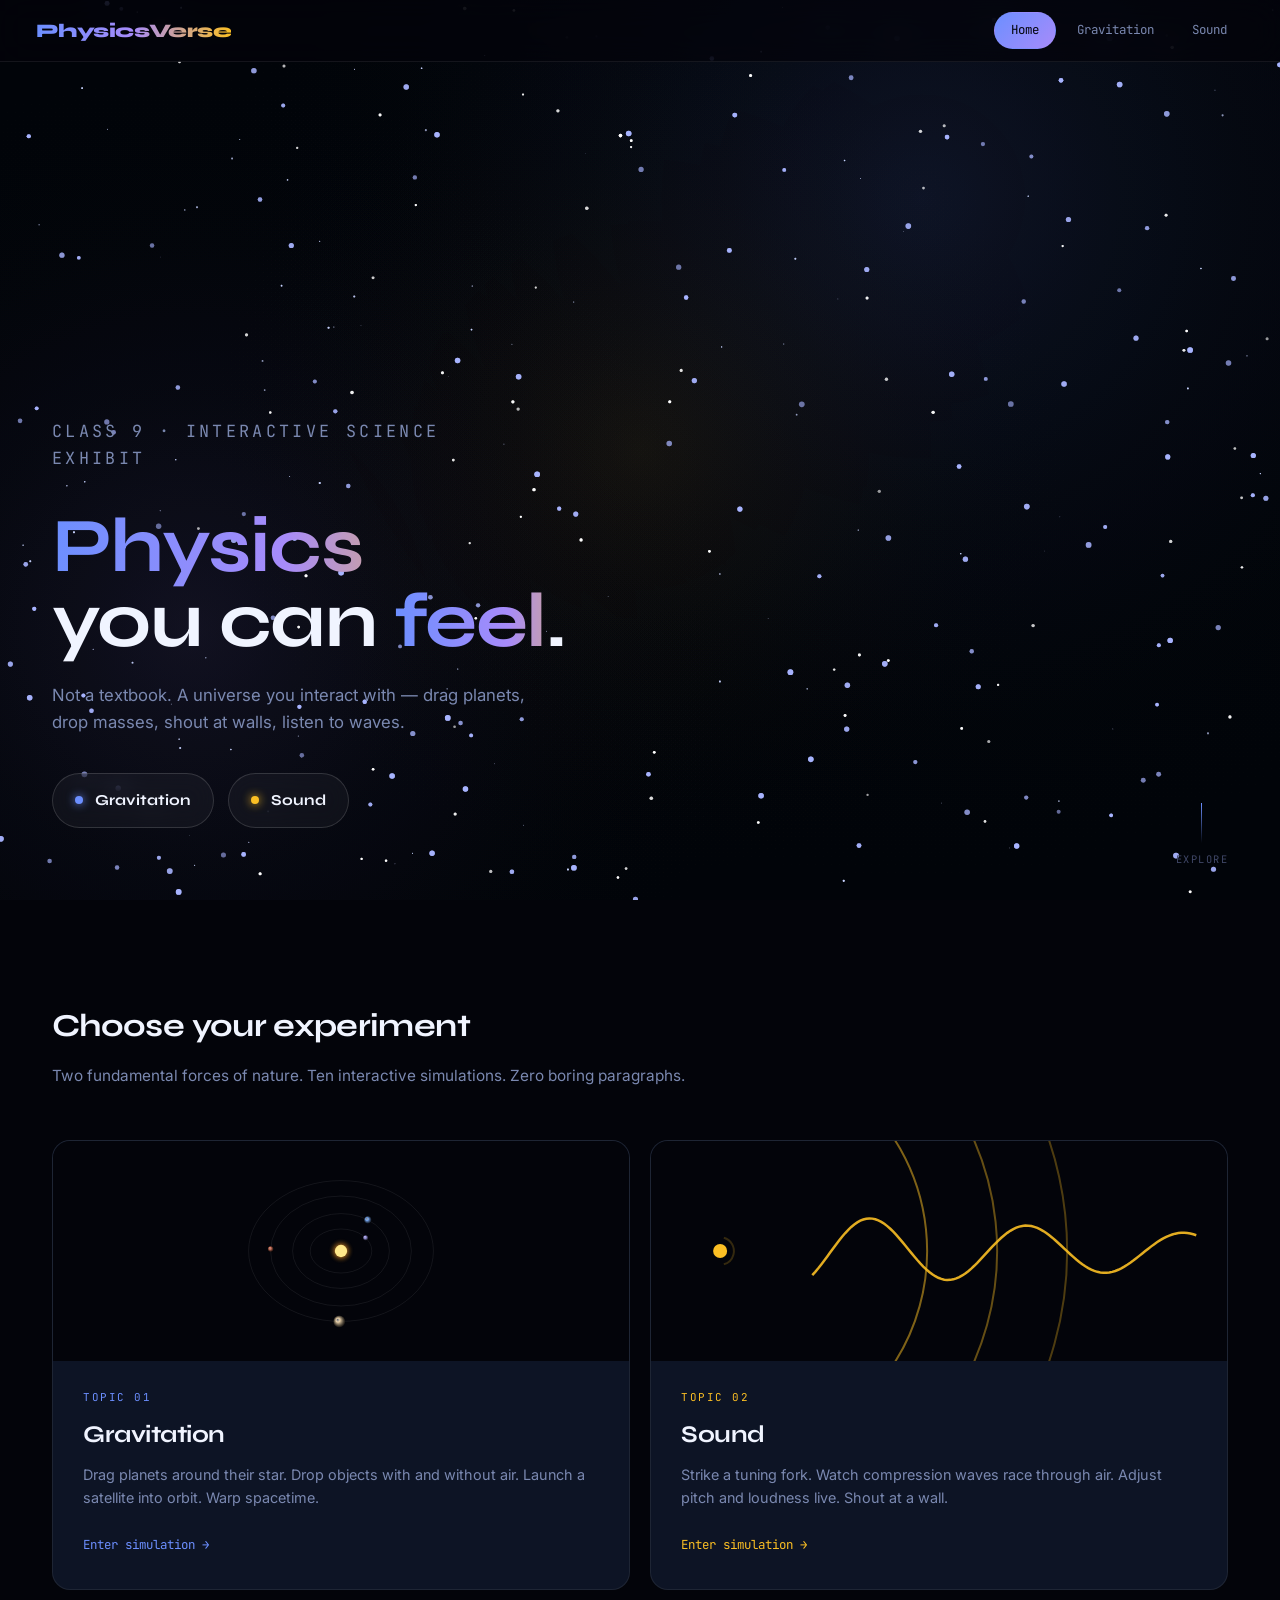
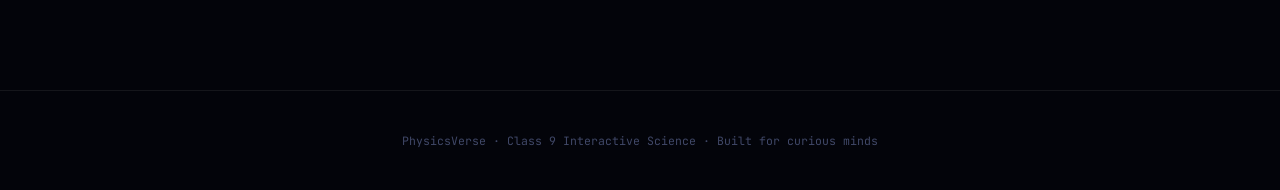
<file: index.html>
<!DOCTYPE html>
<html lang="en">
<head>
<meta charset="UTF-8">
<meta name="viewport" content="width=device-width, initial-scale=1.0">
<title>PhysicsVerse — Class 9 Interactive Science</title>
<link rel="preconnect" href="https://fonts.googleapis.com">
<link href="https://fonts.googleapis.com/css2?family=Syne:wght@700;800&family=Inter:wght@400;500&family=JetBrains+Mono:wght@400;500&display=swap" rel="stylesheet">
<link rel="stylesheet" href="styles.css">
<style>
.scroll-cue {
  position: absolute;
  bottom: 32px;
  right: 52px;
  z-index: 3;
  display: flex;
  flex-direction: column;
  align-items: center;
  gap: 8px;
  font-family: var(--font-mono);
  font-size: 0.65rem;
  letter-spacing: 0.14em;
  text-transform: uppercase;
  color: var(--faint);
}
.scroll-cue .line {
  width: 1px;
  height: 40px;
  background: linear-gradient(to bottom, var(--aurora1), transparent);
  animation: scl 1.8s ease-in-out infinite;
}
@keyframes scl { 0%,100%{opacity:0.3;transform:scaleY(0.6)} 50%{opacity:1;transform:scaleY(1)} }

.explore-section {
  padding: 100px 52px;
}
.explore-section h2 {
  font-size: clamp(1.4rem, 3vw, 2rem);
  margin-bottom: 10px;
}
.explore-section > p {
  color: var(--muted);
  margin-bottom: 52px;
  font-size: 0.96rem;
}
.big-cards {
  display: grid;
  grid-template-columns: 1fr 1fr;
  gap: 20px;
}
@media (max-width: 780px) { .big-cards { grid-template-columns: 1fr; } }

.big-card {
  display: block;
  border-radius: var(--radius);
  border: 1px solid var(--border);
  background: var(--panel);
  overflow: hidden;
  transition: transform .28s cubic-bezier(.2,.8,.2,1), border-color .25s;
  position: relative;
}
.big-card:hover { transform: translateY(-6px); }
.big-card.g:hover { border-color: var(--aurora1); }
.big-card.s:hover { border-color: var(--gold); }

.big-card .preview {
  height: 220px;
  background: var(--void);
  position: relative;
  overflow: hidden;
}
.big-card .preview canvas { width: 100%; height: 100%; position: absolute; inset: 0; }

.big-card .body {
  padding: 28px 30px 32px;
}
.big-card .kicker {
  font-family: var(--font-mono);
  font-size: 0.68rem;
  letter-spacing: 0.14em;
  text-transform: uppercase;
  margin-bottom: 8px;
}
.big-card.g .kicker { color: var(--aurora1); }
.big-card.s .kicker { color: var(--gold); }
.big-card h3 { font-size: 1.5rem; margin-bottom: 8px; }
.big-card p { color: var(--muted); font-size: 0.9rem; margin-bottom: 20px; }
.big-card .arrow-link {
  font-family: var(--font-mono);
  font-size: 0.78rem;
  display: inline-flex;
  align-items: center;
  gap: 8px;
  transition: gap .2s;
}
.big-card.g .arrow-link { color: var(--aurora1); }
.big-card.s .arrow-link { color: var(--gold); }
.big-card:hover .arrow-link { gap: 14px; }
</style>
</head>
<body>

<header class="nav">
  <span class="nav-brand">PhysicsVerse</span>
  <nav class="nav-links">
    <a href="index.html" class="active">Home</a>
    <a href="gravitation.html">Gravitation</a>
    <a href="sound.html">Sound</a>
  </nav>
</header>

<section class="hero">
  <canvas id="hero-bg"></canvas>
  <div class="hero-content">
    <p class="hero-eyebrow">Class 9 · Interactive Science Exhibit</p>
    <h1><span class="gradient">Physics</span><br>you can <span class="gradient">feel</span>.</h1>
    <p>Not a textbook. A universe you interact with — drag planets, drop masses, shout at walls, listen to waves.</p>
    <div class="topic-cards">
      <a href="gravitation.html" class="topic-card g"><span class="dot"></span>Gravitation</a>
      <a href="sound.html" class="topic-card s"><span class="dot"></span>Sound</a>
    </div>
  </div>
  <div class="scroll-cue"><div class="line"></div>Explore</div>
</section>

<section class="explore-section">
  <h2>Choose your experiment</h2>
  <p>Two fundamental forces of nature. Ten interactive simulations. Zero boring paragraphs.</p>
  <div class="big-cards">
    <a href="gravitation.html" class="big-card g">
      <div class="preview"><canvas id="prev-g"></canvas></div>
      <div class="body">
        <p class="kicker">Topic 01</p>
        <h3>Gravitation</h3>
        <p>Drag planets around their star. Drop objects with and without air. Launch a satellite into orbit. Warp spacetime.</p>
        <span class="arrow-link">Enter simulation →</span>
      </div>
    </a>
    <a href="sound.html" class="big-card s">
      <div class="preview"><canvas id="prev-s"></canvas></div>
      <div class="body">
        <p class="kicker">Topic 02</p>
        <h3>Sound</h3>
        <p>Strike a tuning fork. Watch compression waves race through air. Adjust pitch and loudness live. Shout at a wall.</p>
        <span class="arrow-link">Enter simulation →</span>
      </div>
    </a>
  </div>
</section>

<footer>PhysicsVerse · Class 9 Interactive Science · Built for curious minds</footer>

<script>
/* ─── Hero: 3D deep-space starfield with parallax ─── */
(function(){
  const c = document.getElementById('hero-bg');
  const ctx = c.getContext('2d');
  let W,H,stars=[];
  let mx=0,my=0;
  window.addEventListener('mousemove',e=>{mx=(e.clientX/window.innerWidth-.5)*2;my=(e.clientY/window.innerHeight-.5)*2;});
  function init(){
    W=c.width=c.offsetWidth*devicePixelRatio;
    H=c.height=c.offsetHeight*devicePixelRatio;
    stars=[];
    for(let i=0;i<320;i++) stars.push({x:Math.random()*W,y:Math.random()*H,z:Math.random()*3+0.2,t:Math.random()*Math.PI*2,s:Math.random()*.5+.3});
  }
  window.addEventListener('resize',init); init();
  let t=0;
  function draw(){
    t+=.007;
    ctx.fillStyle='rgba(3,4,10,0.25)';
    ctx.fillRect(0,0,W,H);
    // nebula blobs
    [{cx:.72,cy:.22,r:.55,c:'rgba(108,143,255,0.07)'},{cx:.15,cy:.7,r:.45,c:'rgba(167,139,250,0.06)'},{cx:.5,cy:.5,r:.35,c:'rgba(251,191,36,0.04)'}].forEach(n=>{
      const g=ctx.createRadialGradient(W*n.cx,H*n.cy,0,W*n.cx,H*n.cy,W*n.r);
      g.addColorStop(0,n.c); g.addColorStop(1,'transparent');
      ctx.fillStyle=g; ctx.fillRect(0,0,W,H);
    });
    for(const s of stars){
      const px = s.x + mx*s.z*18;
      const py = s.y + my*s.z*18;
      const a = .4+.6*Math.abs(Math.sin(t*s.s+s.t));
      ctx.globalAlpha=a;
      ctx.fillStyle=s.z>2?'#a8b4ff':s.z>1.2?'#ffffff':'#c8d4ff';
      ctx.beginPath(); ctx.arc(px%W,py%H,s.z*.9*devicePixelRatio,0,Math.PI*2); ctx.fill();
    }
    ctx.globalAlpha=1;
    requestAnimationFrame(draw);
  }
  requestAnimationFrame(draw);
})();

/* ─── Preview: Gravity (solar system) ─── */
(function(){
  const c=document.getElementById('prev-g'), ctx=c.getContext('2d');
  function sz(){c.width=c.offsetWidth*devicePixelRatio;c.height=c.offsetHeight*devicePixelRatio;}
  sz(); window.addEventListener('resize',sz);
  const planets=[
    {a:.14,b:.10,period:.4,color:'#b0aaff',r:2.8},
    {a:.22,b:.17,period:.9,color:'#7fb2ff',r:3.8},
    {a:.32,b:.25,period:1.5,color:'#e07a5f',r:3},
    {a:.42,b:.32,period:3,color:'#e8d0a9',r:6,rings:true},
  ];
  let t=0;
  function draw(){
    t+=.011;
    const w=c.width,h=c.height;
    ctx.clearRect(0,0,w,h);
    const cx=w/2,cy=h/2,sc=Math.min(w,h);
    // sun
    const sg=ctx.createRadialGradient(cx,cy,0,cx,cy,sc*.06);
    sg.addColorStop(0,'rgba(255,230,140,1)');sg.addColorStop(.5,'rgba(255,160,40,.4)');sg.addColorStop(1,'transparent');
    ctx.fillStyle=sg;ctx.beginPath();ctx.arc(cx,cy,sc*.06,0,Math.PI*2);ctx.fill();
    ctx.fillStyle='#ffe88a';ctx.beginPath();ctx.arc(cx,cy,sc*.028,0,Math.PI*2);ctx.fill();
    for(const p of planets){
      const rx=p.a*sc,ry=p.b*sc;
      ctx.strokeStyle='rgba(255,255,255,0.07)';ctx.lineWidth=1;
      ctx.beginPath();ctx.ellipse(cx,cy,rx,ry,0,0,Math.PI*2);ctx.stroke();
      const a=t/p.period*Math.PI*2;
      const px=cx+Math.cos(a)*rx,py=cy+Math.sin(a)*ry;
      // 3D sphere shading
      const gr=ctx.createRadialGradient(px-p.r*.3*devicePixelRatio,py-p.r*.3*devicePixelRatio,0,px,py,p.r*devicePixelRatio*1.1);
      gr.addColorStop(0,'rgba(255,255,255,0.4)');gr.addColorStop(.3,p.color);gr.addColorStop(1,'rgba(0,0,0,0.7)');
      ctx.fillStyle=gr;ctx.beginPath();ctx.arc(px,py,p.r*devicePixelRatio,0,Math.PI*2);ctx.fill();
    }
    requestAnimationFrame(draw);
  }
  requestAnimationFrame(draw);
})();

/* ─── Preview: Sound waveform ─── */
(function(){
  const c=document.getElementById('prev-s'),ctx=c.getContext('2d');
  function sz(){c.width=c.offsetWidth*devicePixelRatio;c.height=c.offsetHeight*devicePixelRatio;}
  sz(); window.addEventListener('resize',sz);
  let t=0;
  function draw(){
    t+=.06;
    const w=c.width,h=c.height,cy=h/2;
    ctx.clearRect(0,0,w,h);
    // concentric rings
    for(let i=0;i<4;i++){
      const r=(t*50+i*70)%(w*.7);
      ctx.strokeStyle=`rgba(251,191,36,${.5-i*.1})`;
      ctx.lineWidth=2*devicePixelRatio;
      ctx.beginPath();ctx.arc(w*.12,cy,r,-1.3,1.3);ctx.stroke();
    }
    ctx.fillStyle='#fbbf24';ctx.beginPath();ctx.arc(w*.12,cy,7*devicePixelRatio,0,Math.PI*2);ctx.fill();
    // wave
    ctx.strokeStyle='rgba(251,191,36,0.9)';ctx.lineWidth=2.5*devicePixelRatio;
    ctx.beginPath();
    for(let x=w*.28;x<w*.95;x+=3){
      const prog=(x-w*.28)/(w*.67);
      const amp=h*.16*(1-prog*.5);
      const y=cy+Math.sin(x*.04-t*2.5)*amp;
      x===w*.28?ctx.moveTo(x,y):ctx.lineTo(x,y);
    }
    ctx.stroke();
    requestAnimationFrame(draw);
  }
  requestAnimationFrame(draw);
})();
</script>
</body>
</html>
</file>
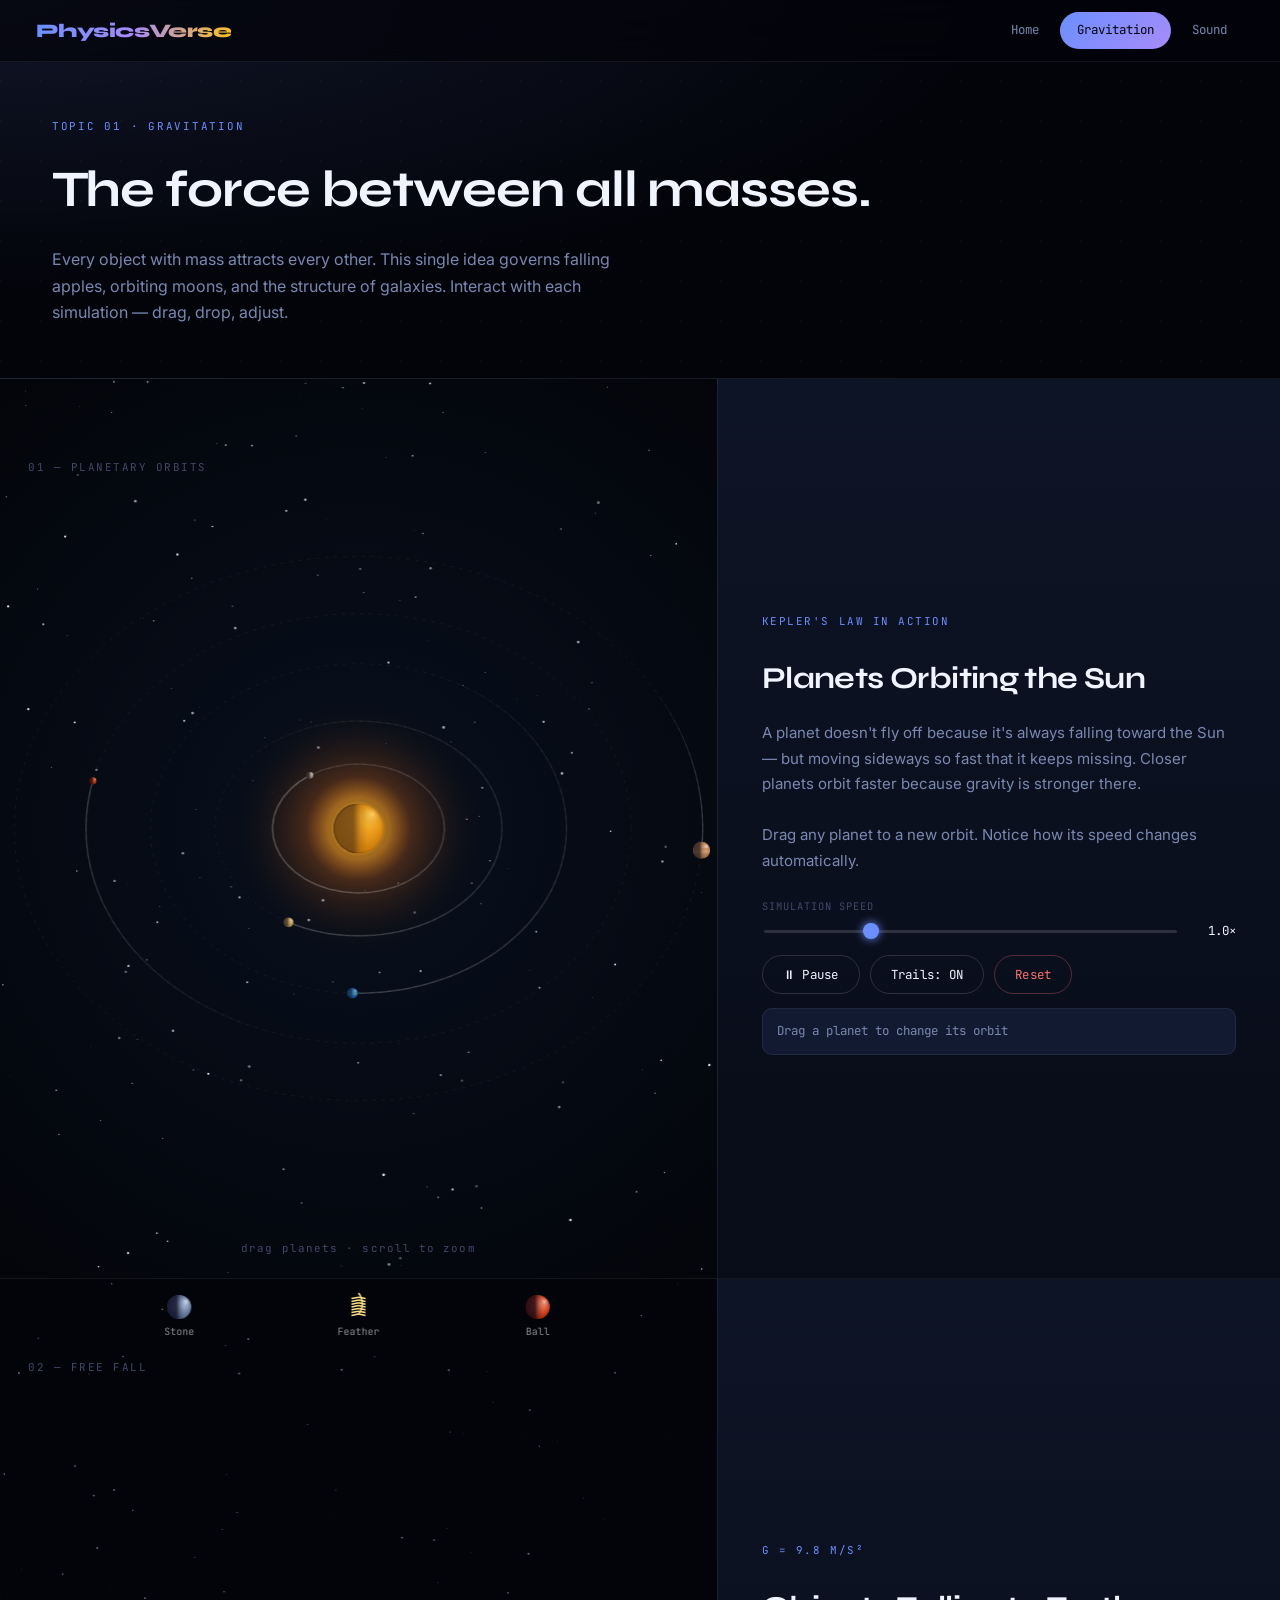
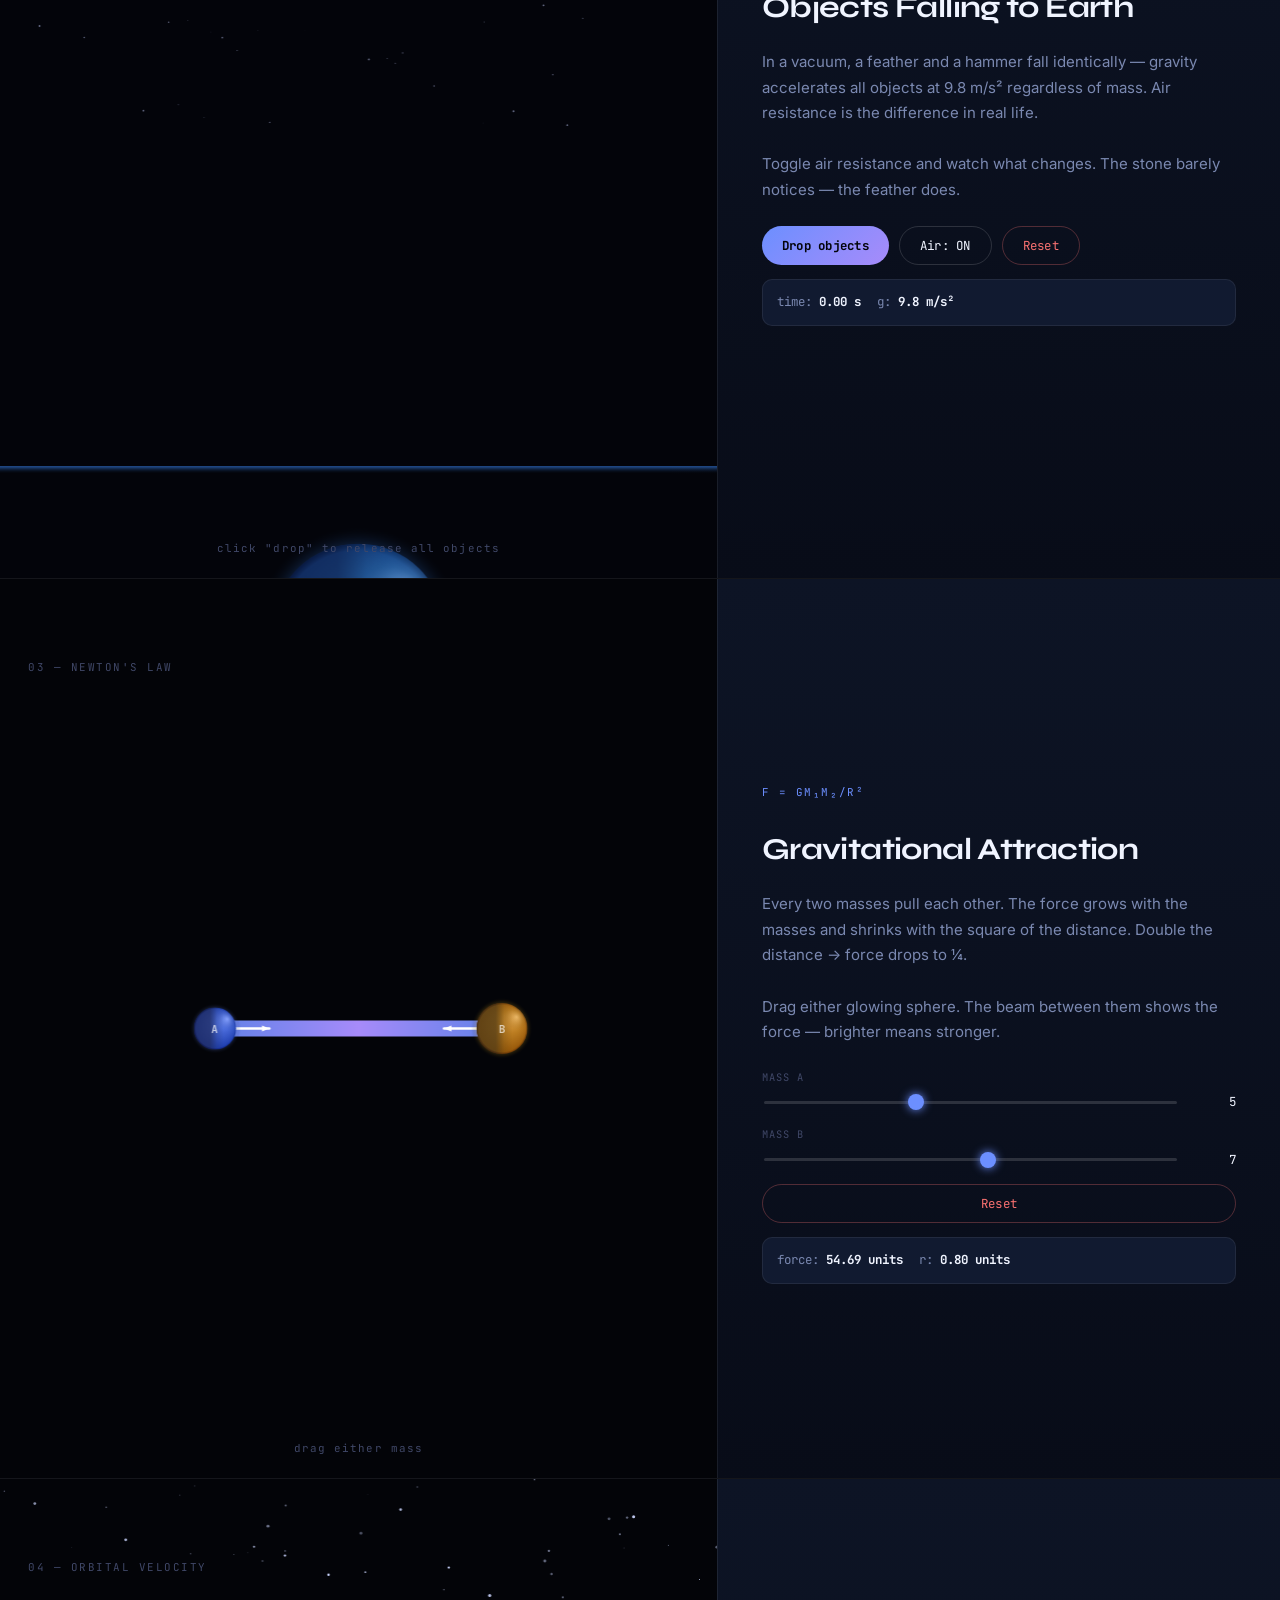
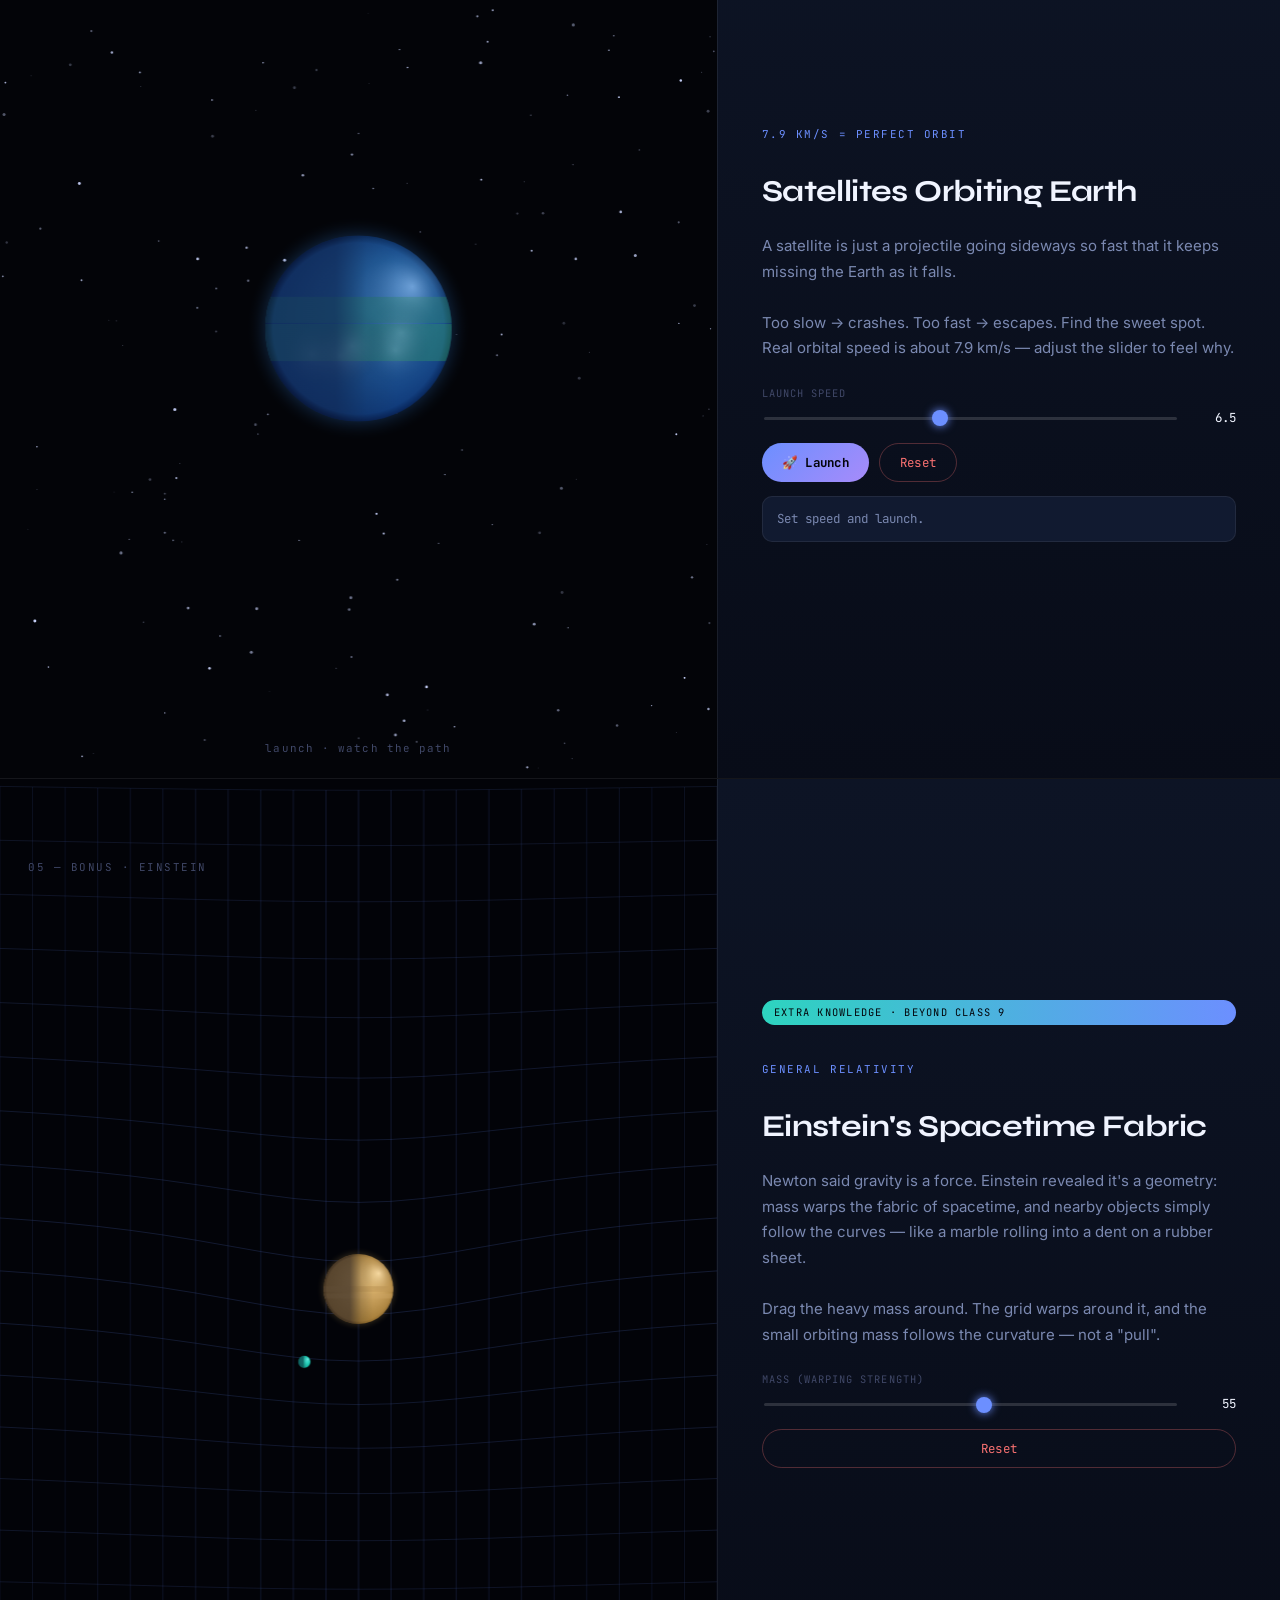
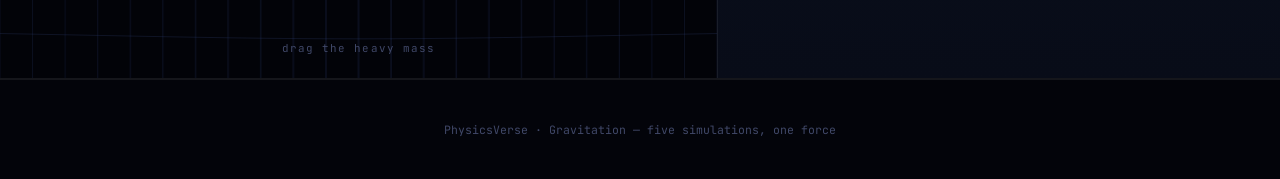
<file: gravitation.html>
<!DOCTYPE html>
<html lang="en">
<head>
<meta charset="UTF-8">
<meta name="viewport" content="width=device-width, initial-scale=1.0">
<title>Gravitation · PhysicsVerse</title>
<link rel="preconnect" href="https://fonts.googleapis.com">
<link href="https://fonts.googleapis.com/css2?family=Syne:wght@700;800&family=Inter:wght@400;500&family=JetBrains+Mono:wght@400;500&display=swap" rel="stylesheet">
<link rel="stylesheet" href="styles.css">
<style>
.topic-hero .eyebrow { color: var(--aurora1); }
.sim-panel .eyebrow { color: var(--aurora1); }
.btn-primary { background: linear-gradient(135deg, var(--aurora1), var(--aurora2)); }
</style>
</head>
<body>

<header class="nav">
  <span class="nav-brand">PhysicsVerse</span>
  <nav class="nav-links">
    <a href="index.html">Home</a>
    <a href="gravitation.html" class="active">Gravitation</a>
    <a href="sound.html">Sound</a>
  </nav>
</header>

<div class="topic-hero">
  <p class="eyebrow">Topic 01 · Gravitation</p>
  <h1>The force between all masses.</h1>
  <p>Every object with mass attracts every other. This single idea governs falling apples, orbiting moons, and the structure of galaxies. Interact with each simulation — drag, drop, adjust.</p>
</div>

<!-- ══ SIM 1: Solar System Orbits ══ -->
<section class="sim-section">
  <span class="sim-label">01 — Planetary Orbits</span>
  <div class="sim-split">
    <div class="sim-stage" id="stage-orbit">
      <canvas id="c-orbit"></canvas>
      <div class="stage-hint">drag planets · scroll to zoom</div>
    </div>
    <div class="sim-panel">
      <p class="eyebrow">Kepler's Law in action</p>
      <h2>Planets Orbiting the Sun</h2>
      <p class="desc">A planet doesn't fly off because it's always falling toward the Sun — but moving sideways so fast that it keeps missing. Closer planets orbit faster because gravity is stronger there. <br><br>Drag any planet to a new orbit. Notice how its speed changes automatically.</p>
      <div class="controls">
        <div>
          <span class="ctrl-label">Simulation speed</span>
          <div class="ctrl-row">
            <input type="range" id="orbit-spd" min="0" max="4" step="0.1" value="1">
            <span class="ctrl-val" id="orbit-spd-v">1.0×</span>
          </div>
        </div>
        <div class="btn-row">
          <button class="btn" id="orbit-pause">⏸ Pause</button>
          <button class="btn" id="orbit-trails">Trails: ON</button>
          <button class="btn" id="orbit-reset">Reset</button>
        </div>
        <div class="readout" id="orbit-readout">
          <span>Drag a planet to change its orbit</span>
        </div>
      </div>
    </div>
  </div>
</section>

<!-- ══ SIM 2: Free Fall ══ -->
<section class="sim-section">
  <span class="sim-label">02 — Free Fall</span>
  <div class="sim-split">
    <div class="sim-stage" id="stage-fall">
      <canvas id="c-fall"></canvas>
      <div class="stage-hint">click "drop" to release all objects</div>
    </div>
    <div class="sim-panel">
      <p class="eyebrow">g = 9.8 m/s²</p>
      <h2>Objects Falling to Earth</h2>
      <p class="desc">In a vacuum, a feather and a hammer fall identically — gravity accelerates all objects at 9.8 m/s² regardless of mass. Air resistance is the difference in real life.<br><br>Toggle air resistance and watch what changes. The stone barely notices — the feather does.</p>
      <div class="controls">
        <div class="btn-row">
          <button class="btn btn-primary" id="fall-drop">Drop objects</button>
          <button class="btn" id="fall-air">Air: ON</button>
          <button class="btn" id="fall-reset">Reset</button>
        </div>
        <div class="readout" id="fall-readout">
          <span>time: <b id="fall-t">0.00 s</b></span>
          <span>g: <b>9.8 m/s²</b></span>
        </div>
      </div>
    </div>
  </div>
</section>

<!-- ══ SIM 3: Two Masses ══ -->
<section class="sim-section">
  <span class="sim-label">03 — Newton's Law</span>
  <div class="sim-split">
    <div class="sim-stage" id="stage-masses">
      <canvas id="c-masses"></canvas>
      <div class="stage-hint">drag either mass</div>
    </div>
    <div class="sim-panel">
      <p class="eyebrow">F = Gm₁m₂/r²</p>
      <h2>Gravitational Attraction</h2>
      <p class="desc">Every two masses pull each other. The force grows with the masses and shrinks with the square of the distance. Double the distance → force drops to ¼.<br><br>Drag either glowing sphere. The beam between them shows the force — brighter means stronger.</p>
      <div class="controls">
        <div>
          <span class="ctrl-label">Mass A</span>
          <div class="ctrl-row">
            <input type="range" id="mA" min="1" max="12" step=".5" value="5">
            <span class="ctrl-val" id="mA-v">5</span>
          </div>
        </div>
        <div>
          <span class="ctrl-label">Mass B</span>
          <div class="ctrl-row">
            <input type="range" id="mB" min="1" max="12" step=".5" value="7">
            <span class="ctrl-val" id="mB-v">7</span>
          </div>
        </div>
        <button class="btn" id="masses-reset">Reset</button>
        <div class="readout" id="masses-readout">
          <span>force: <b id="m-force">—</b></span>
          <span>r: <b id="m-dist">—</b></span>
        </div>
      </div>
    </div>
  </div>
</section>

<!-- ══ SIM 4: Satellite ══ -->
<section class="sim-section">
  <span class="sim-label">04 — Orbital Velocity</span>
  <div class="sim-split">
    <div class="sim-stage" id="stage-sat">
      <canvas id="c-sat"></canvas>
      <div class="stage-hint">launch · watch the path</div>
    </div>
    <div class="sim-panel">
      <p class="eyebrow">7.9 km/s = perfect orbit</p>
      <h2>Satellites Orbiting Earth</h2>
      <p class="desc">A satellite is just a projectile going sideways so fast that it keeps missing the Earth as it falls.<br><br>Too slow → crashes. Too fast → escapes. Find the sweet spot. Real orbital speed is about 7.9 km/s — adjust the slider to feel why.</p>
      <div class="controls">
        <div>
          <span class="ctrl-label">Launch speed</span>
          <div class="ctrl-row">
            <input type="range" id="sat-spd" min="1" max="14" step=".1" value="6.5">
            <span class="ctrl-val" id="sat-spd-v">6.5</span>
          </div>
        </div>
        <div class="btn-row">
          <button class="btn btn-primary" id="sat-launch">🚀 Launch</button>
          <button class="btn" id="sat-reset">Reset</button>
        </div>
        <div class="readout"><span id="sat-status">Set speed and launch.</span></div>
      </div>
    </div>
  </div>
</section>

<!-- ══ SIM 5: Spacetime Fabric (BONUS) ══ -->
<section class="sim-section">
  <span class="sim-label">05 — Bonus · Einstein</span>
  <div class="sim-split">
    <div class="sim-stage" id="stage-fabric">
      <canvas id="c-fabric"></canvas>
      <div class="stage-hint">drag the heavy mass</div>
    </div>
    <div class="sim-panel">
      <span class="bonus-badge">Extra Knowledge · Beyond Class 9</span>
      <p class="eyebrow" style="margin-top:12px">General Relativity</p>
      <h2>Einstein's Spacetime Fabric</h2>
      <p class="desc">Newton said gravity is a force. Einstein revealed it's a geometry: mass warps the fabric of spacetime, and nearby objects simply follow the curves — like a marble rolling into a dent on a rubber sheet.<br><br>Drag the heavy mass around. The grid warps around it, and the small orbiting mass follows the curvature — not a "pull".</p>
      <div class="controls">
        <div>
          <span class="ctrl-label">Mass (warping strength)</span>
          <div class="ctrl-row">
            <input type="range" id="fab-mass" min="15" max="90" step="1" value="55">
            <span class="ctrl-val" id="fab-mass-v">55</span>
          </div>
        </div>
        <button class="btn" id="fab-reset">Reset</button>
      </div>
    </div>
  </div>
</section>

<footer>PhysicsVerse · Gravitation — five simulations, one force</footer>

<script src="gravitation.js"></script>
</body>
</html>
</file>
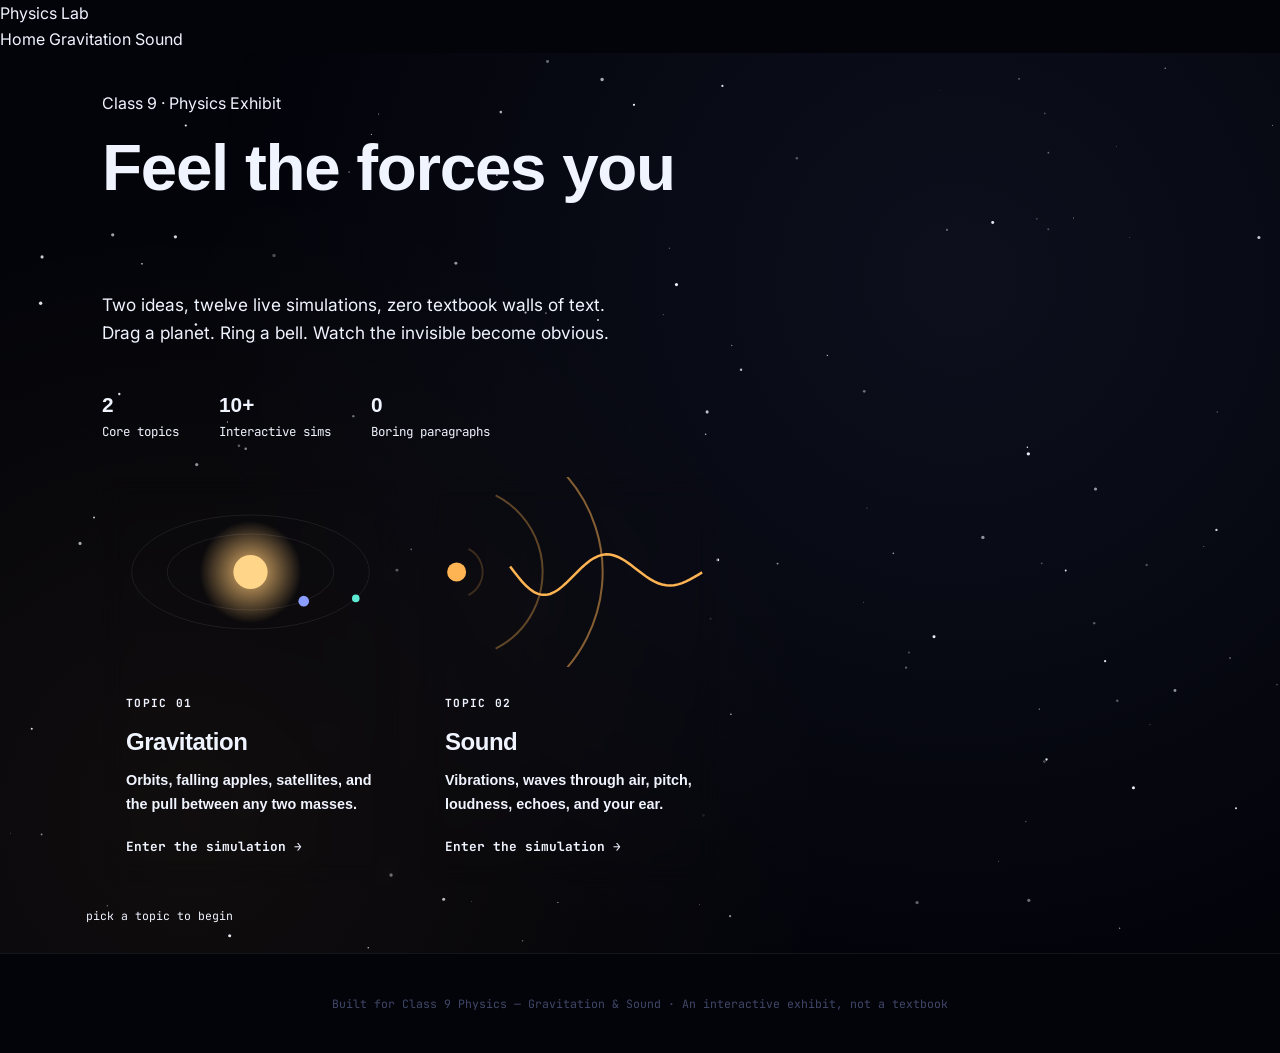
<file: index (3).html>
<!DOCTYPE html>
<html lang="en">
<head>
<meta charset="UTF-8">
<meta name="viewport" content="width=device-width, initial-scale=1.0">
<title>Physics Lab · Class 9 — Gravitation &amp; Sound</title>
<link rel="preconnect" href="https://fonts.googleapis.com">
<link href="https://fonts.googleapis.com/css2?family=Space+Grotesk:wght@500;600;700&family=Inter:wght@400;500;600&family=JetBrains+Mono:wght@400;500&display=swap" rel="stylesheet">
<link rel="stylesheet" href="styles.css">
<style>
  .hero {
    position: relative;
    min-height: 92vh;
    display: flex;
    flex-direction: column;
    justify-content: center;
    overflow: hidden;
    border-bottom: 1px solid var(--line);
  }
  .hero canvas#starfield {
    position: absolute; inset: 0; width: 100%; height: 100%;
  }
  .hero-content {
    position: relative;
    z-index: 2;
    max-width: 720px;
    margin: 0 28px 0 auto;
    margin-left: max(28px, calc(50% - 590px));
    padding-top: 40px;
  }
  .hero h1 {
    font-size: clamp(2.4rem, 5.5vw, 4.1rem);
    line-height: 1.04;
    margin: 18px 0 20px;
  }
  .hero h1 em {
    font-style: normal;
    background: linear-gradient(90deg, var(--gravity), var(--sound));
    -webkit-background-clip: text;
    background-clip: text;
    color: transparent;
  }
  .hero p.lede {
    font-size: 1.08rem;
    color: var(--text-muted);
    max-width: 520px;
    margin-bottom: 40px;
  }

  .cards {
    display: grid;
    grid-template-columns: 1fr 1fr;
    gap: 22px;
    max-width: 900px;
  }
  @media (max-width: 720px) {
    .cards { grid-template-columns: 1fr; }
  }

  .topic-card {
    position: relative;
    display: block;
    border-radius: var(--radius);
    border: 1px solid var(--line);
    background: var(--bg-panel);
    overflow: hidden;
    padding: 0;
    transition: transform .25s cubic-bezier(.2,.8,.2,1), border-color .25s;
  }
  .topic-card:hover { transform: translateY(-4px); }
  .topic-card:hover.g { border-color: var(--gravity); }
  .topic-card:hover.s { border-color: var(--sound); }

  .topic-card .preview {
    height: 190px;
    background: var(--bg-deep);
    border-bottom: 1px solid var(--line);
  }
  .topic-card .preview canvas { width: 100%; height: 100%; }

  .topic-card .body {
    padding: 22px 24px 26px;
  }
  .topic-card .kicker {
    font-family: var(--font-mono);
    font-size: 0.7rem;
    letter-spacing: 0.12em;
    text-transform: uppercase;
  }
  .topic-card.g .kicker { color: var(--gravity); }
  .topic-card.s .kicker { color: var(--sound); }

  .topic-card h2 {
    font-size: 1.5rem;
    margin: 8px 0 8px;
  }
  .topic-card p {
    color: var(--text-muted);
    font-size: 0.9rem;
    margin-bottom: 16px;
  }
  .topic-card .go {
    font-family: var(--font-mono);
    font-size: 0.8rem;
    display: inline-flex;
    align-items: center;
    gap: 8px;
  }
  .topic-card.g .go { color: var(--gravity); }
  .topic-card.s .go { color: var(--sound); }
  .topic-card .go .arrow { transition: transform .2s; }
  .topic-card:hover .go .arrow { transform: translateX(4px); }

  .intro-row {
    max-width: 900px;
    display: flex;
    gap: 40px;
    margin-bottom: 34px;
    flex-wrap: wrap;
  }
  .intro-row .stat {
    font-family: var(--font-mono);
    font-size: 0.78rem;
    color: var(--text-faint);
  }
  .intro-row .stat b {
    display: block;
    font-family: var(--font-display);
    font-size: 1.3rem;
    color: var(--text-primary);
    font-weight: 600;
  }

  .scroll-hint {
    position: absolute;
    bottom: 28px;
    left: max(28px, calc(50% - 590px));
    z-index: 2;
    font-family: var(--font-mono);
    font-size: 0.72rem;
    color: var(--text-faint);
    display: flex;
    align-items: center;
    gap: 8px;
  }
  .scroll-hint .line {
    width: 28px; height: 1px; background: var(--text-faint);
  }
</style>
</head>
<body>

<header class="topnav">
  <div class="brand"><span class="dot"></span> Physics&nbsp;Lab</div>
  <nav>
    <a href="index.html" class="active">Home</a>
    <a href="gravitation.html">Gravitation</a>
    <a href="sound.html">Sound</a>
  </nav>
</header>

<section class="hero">
  <canvas id="starfield"></canvas>
  <div class="hero-content">
    <span class="eyebrow">Class 9 · Physics Exhibit</span>
    <h1>Feel the forces you<br><em>can't normally see.</em></h1>
    <p class="lede">Two ideas, twelve live simulations, zero textbook walls of text. Drag a planet. Ring a bell. Watch the invisible become obvious.</p>

    <div class="intro-row">
      <div class="stat"><b>2</b>Core topics</div>
      <div class="stat"><b>10+</b>Interactive sims</div>
      <div class="stat"><b>0</b>Boring paragraphs</div>
    </div>

    <div class="cards">
      <a href="gravitation.html" class="topic-card g">
        <div class="preview"><canvas id="prev-gravity"></canvas></div>
        <div class="body">
          <span class="kicker">Topic 01</span>
          <h2>Gravitation</h2>
          <p>Orbits, falling apples, satellites, and the pull between any two masses.</p>
          <span class="go">Enter the simulation <span class="arrow">→</span></span>
        </div>
      </a>
      <a href="sound.html" class="topic-card s">
        <div class="preview"><canvas id="prev-sound"></canvas></div>
        <div class="body">
          <span class="kicker">Topic 02</span>
          <h2>Sound</h2>
          <p>Vibrations, waves through air, pitch, loudness, echoes, and your ear.</p>
          <span class="go">Enter the simulation <span class="arrow">→</span></span>
        </div>
      </a>
    </div>
  </div>
  <div class="scroll-hint"><span class="line"></span> pick a topic to begin</div>
</section>

<footer>Built for Class 9 Physics — Gravitation &amp; Sound · An interactive exhibit, not a textbook</footer>

<script>
/* ---------- Starfield background ---------- */
(function(){
  const c = document.getElementById('starfield');
  const ctx = c.getContext('2d');
  let w,h,stars=[];
  function size(){
    w = c.width = c.offsetWidth * devicePixelRatio;
    h = c.height = c.offsetHeight * devicePixelRatio;
  }
  function init(){
    size();
    stars = [];
    const n = Math.floor((w*h)/9000);
    for(let i=0;i<n;i++){
      stars.push({
        x: Math.random()*w, y: Math.random()*h,
        r: Math.random()*1.4+0.3,
        tw: Math.random()*Math.PI*2,
        speed: Math.random()*0.4+0.1
      });
    }
  }
  function draw(t){
    ctx.clearRect(0,0,w,h);
    // subtle nebula glow
    const grad = ctx.createRadialGradient(w*0.75,h*0.25,0,w*0.75,h*0.25,w*0.6);
    grad.addColorStop(0,'rgba(139,157,255,0.08)');
    grad.addColorStop(1,'rgba(139,157,255,0)');
    ctx.fillStyle = grad;
    ctx.fillRect(0,0,w,h);
    const grad2 = ctx.createRadialGradient(w*0.15,h*0.85,0,w*0.15,h*0.85,w*0.5);
    grad2.addColorStop(0,'rgba(255,180,84,0.06)');
    grad2.addColorStop(1,'rgba(255,180,84,0)');
    ctx.fillStyle = grad2;
    ctx.fillRect(0,0,w,h);

    for(const s of stars){
      const a = 0.5 + 0.5*Math.sin(t*0.001*s.speed + s.tw);
      ctx.globalAlpha = 0.3 + a*0.7;
      ctx.fillStyle = '#eef1fb';
      ctx.beginPath();
      ctx.arc(s.x, s.y, s.r*devicePixelRatio, 0, Math.PI*2);
      ctx.fill();
    }
    ctx.globalAlpha = 1;
    requestAnimationFrame(draw);
  }
  window.addEventListener('resize', init);
  init();
  requestAnimationFrame(draw);
})();

/* ---------- Mini gravity preview: two planets orbiting ---------- */
(function(){
  const c = document.getElementById('prev-gravity');
  const ctx = c.getContext('2d');
  function size(){ c.width = c.offsetWidth*devicePixelRatio; c.height = c.offsetHeight*devicePixelRatio; }
  size(); window.addEventListener('resize', size);
  let t = 0;
  function draw(){
    t += 0.012;
    const w = c.width, h = c.height;
    ctx.clearRect(0,0,w,h);
    const cx = w/2, cy = h/2;

    // sun
    const sunR = h*0.09;
    const sg = ctx.createRadialGradient(cx,cy,0,cx,cy,sunR*3);
    sg.addColorStop(0,'rgba(255,200,120,0.9)');
    sg.addColorStop(1,'rgba(255,200,120,0)');
    ctx.fillStyle = sg;
    ctx.beginPath(); ctx.arc(cx,cy,sunR*3,0,Math.PI*2); ctx.fill();
    ctx.fillStyle = '#ffd58a';
    ctx.beginPath(); ctx.arc(cx,cy,sunR,0,Math.PI*2); ctx.fill();

    const orbits = [
      {rx: w*0.28, ry: h*0.20, speed:1.0, r: h*0.028, color:'#8b9dff'},
      {rx: w*0.40, ry: h*0.30, speed:0.55, r: h*0.02, color:'#5eead4'},
    ];
    for(const o of orbits){
      ctx.strokeStyle = 'rgba(255,255,255,0.08)';
      ctx.lineWidth = 1;
      ctx.beginPath(); ctx.ellipse(cx,cy,o.rx,o.ry,0,0,Math.PI*2); ctx.stroke();
      const a = t*o.speed;
      const px = cx + Math.cos(a)*o.rx;
      const py = cy + Math.sin(a)*o.ry;
      ctx.fillStyle = o.color;
      ctx.beginPath(); ctx.arc(px,py,o.r,0,Math.PI*2); ctx.fill();
    }
    requestAnimationFrame(draw);
  }
  requestAnimationFrame(draw);
})();

/* ---------- Mini sound preview: waveform ---------- */
(function(){
  const c = document.getElementById('prev-sound');
  const ctx = c.getContext('2d');
  function size(){ c.width = c.offsetWidth*devicePixelRatio; c.height = c.offsetHeight*devicePixelRatio; }
  size(); window.addEventListener('resize', size);
  let t = 0;
  function draw(){
    t += 0.05;
    const w = c.width, h = c.height, cy = h/2;
    ctx.clearRect(0,0,w,h);

    for(let ring=0; ring<3; ring++){
      const phase = (t*40 - ring*60) % (w*0.7);
      if(phase < 0) continue;
      ctx.strokeStyle = `rgba(255,180,84,${0.5 - ring*0.15})`;
      ctx.lineWidth = 2*devicePixelRatio;
      ctx.beginPath();
      ctx.arc(w*0.12, cy, phase, -1.1, 1.1);
      ctx.stroke();
    }
    // source
    ctx.fillStyle = '#ffb454';
    ctx.beginPath(); ctx.arc(w*0.12, cy, h*0.05, 0, Math.PI*2); ctx.fill();

    // waveform trace
    ctx.beginPath();
    ctx.strokeStyle = '#ffb454';
    ctx.lineWidth = 2.5*devicePixelRatio;
    for(let x=w*0.3; x<w*0.95; x+=4*devicePixelRatio){
      const freq = 0.05, amp = h*0.14;
      const y = cy + Math.sin((x*freq) - t*3)*amp*Math.exp(-(x-w*0.3)/(w*0.8));
      if(x===w*0.3) ctx.moveTo(x,y); else ctx.lineTo(x,y);
    }
    ctx.stroke();
    requestAnimationFrame(draw);
  }
  requestAnimationFrame(draw);
})();
</script>
</body>
</html>
</file>
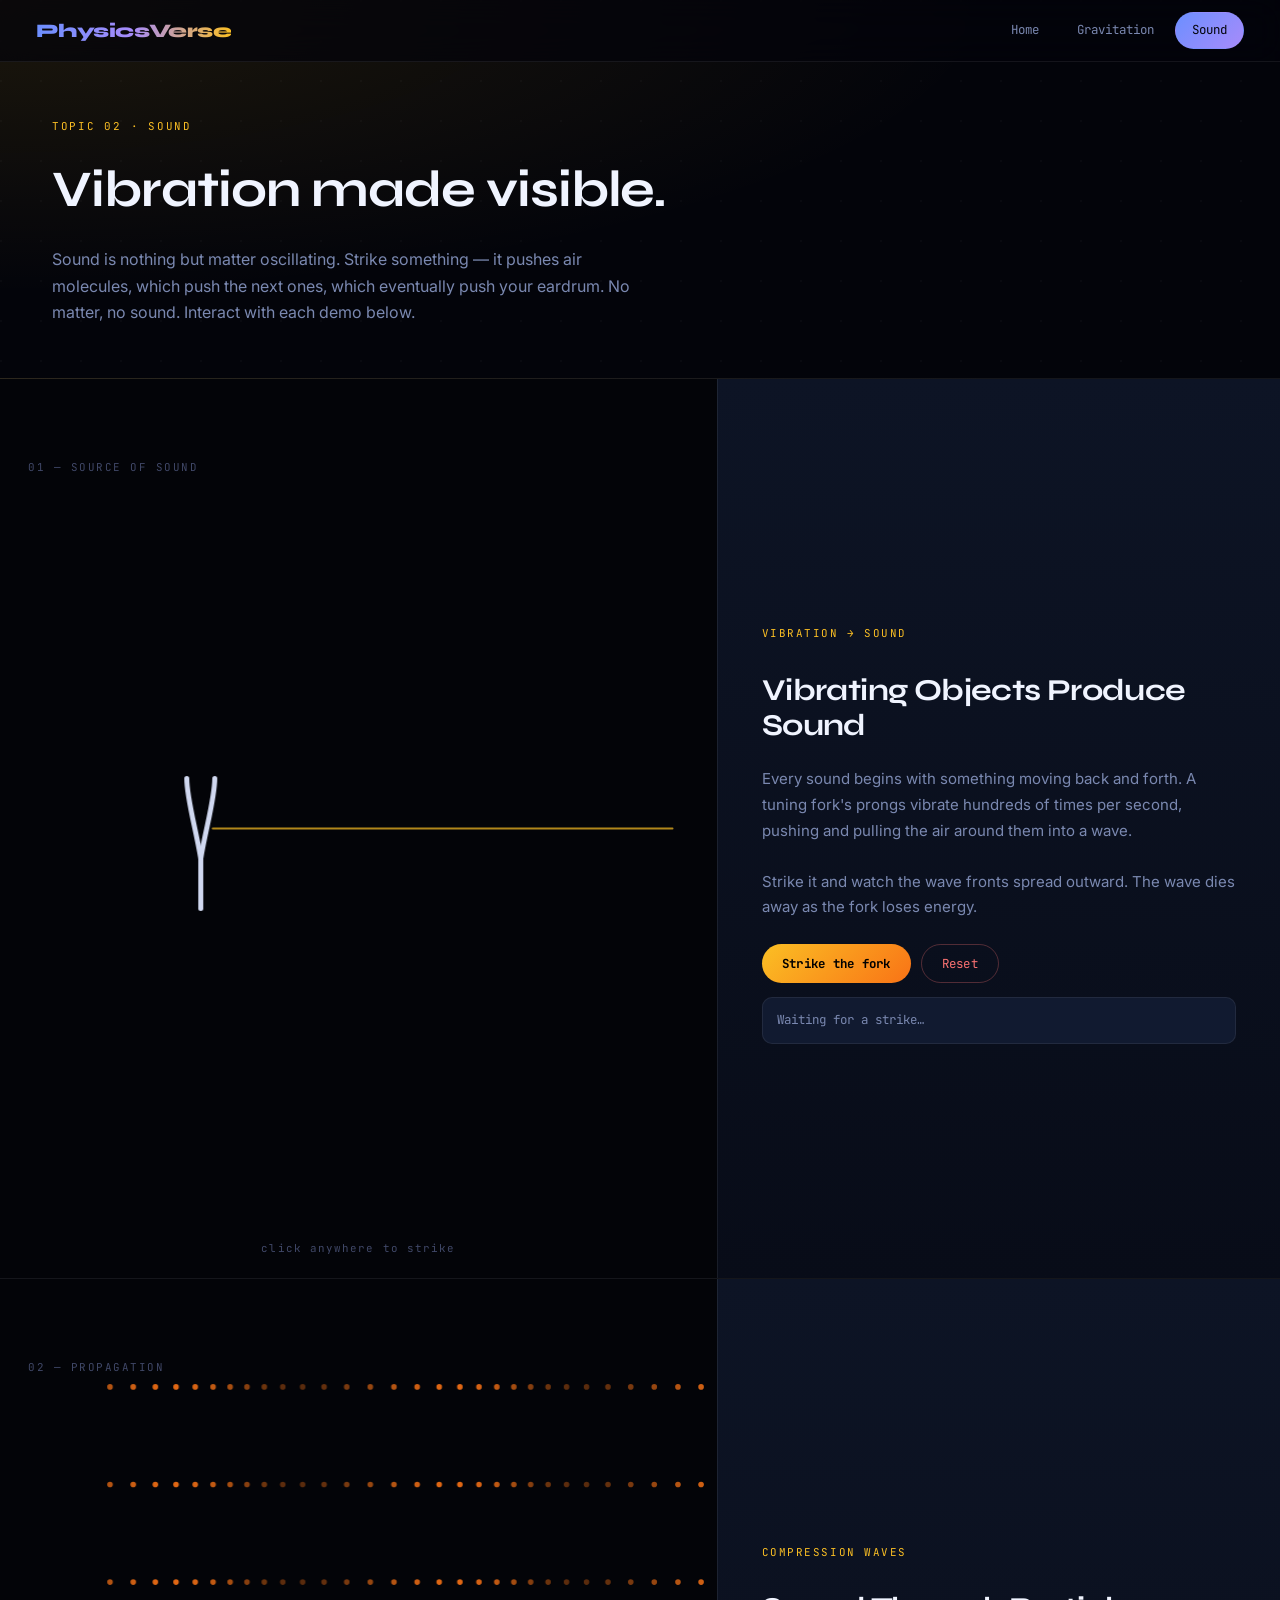
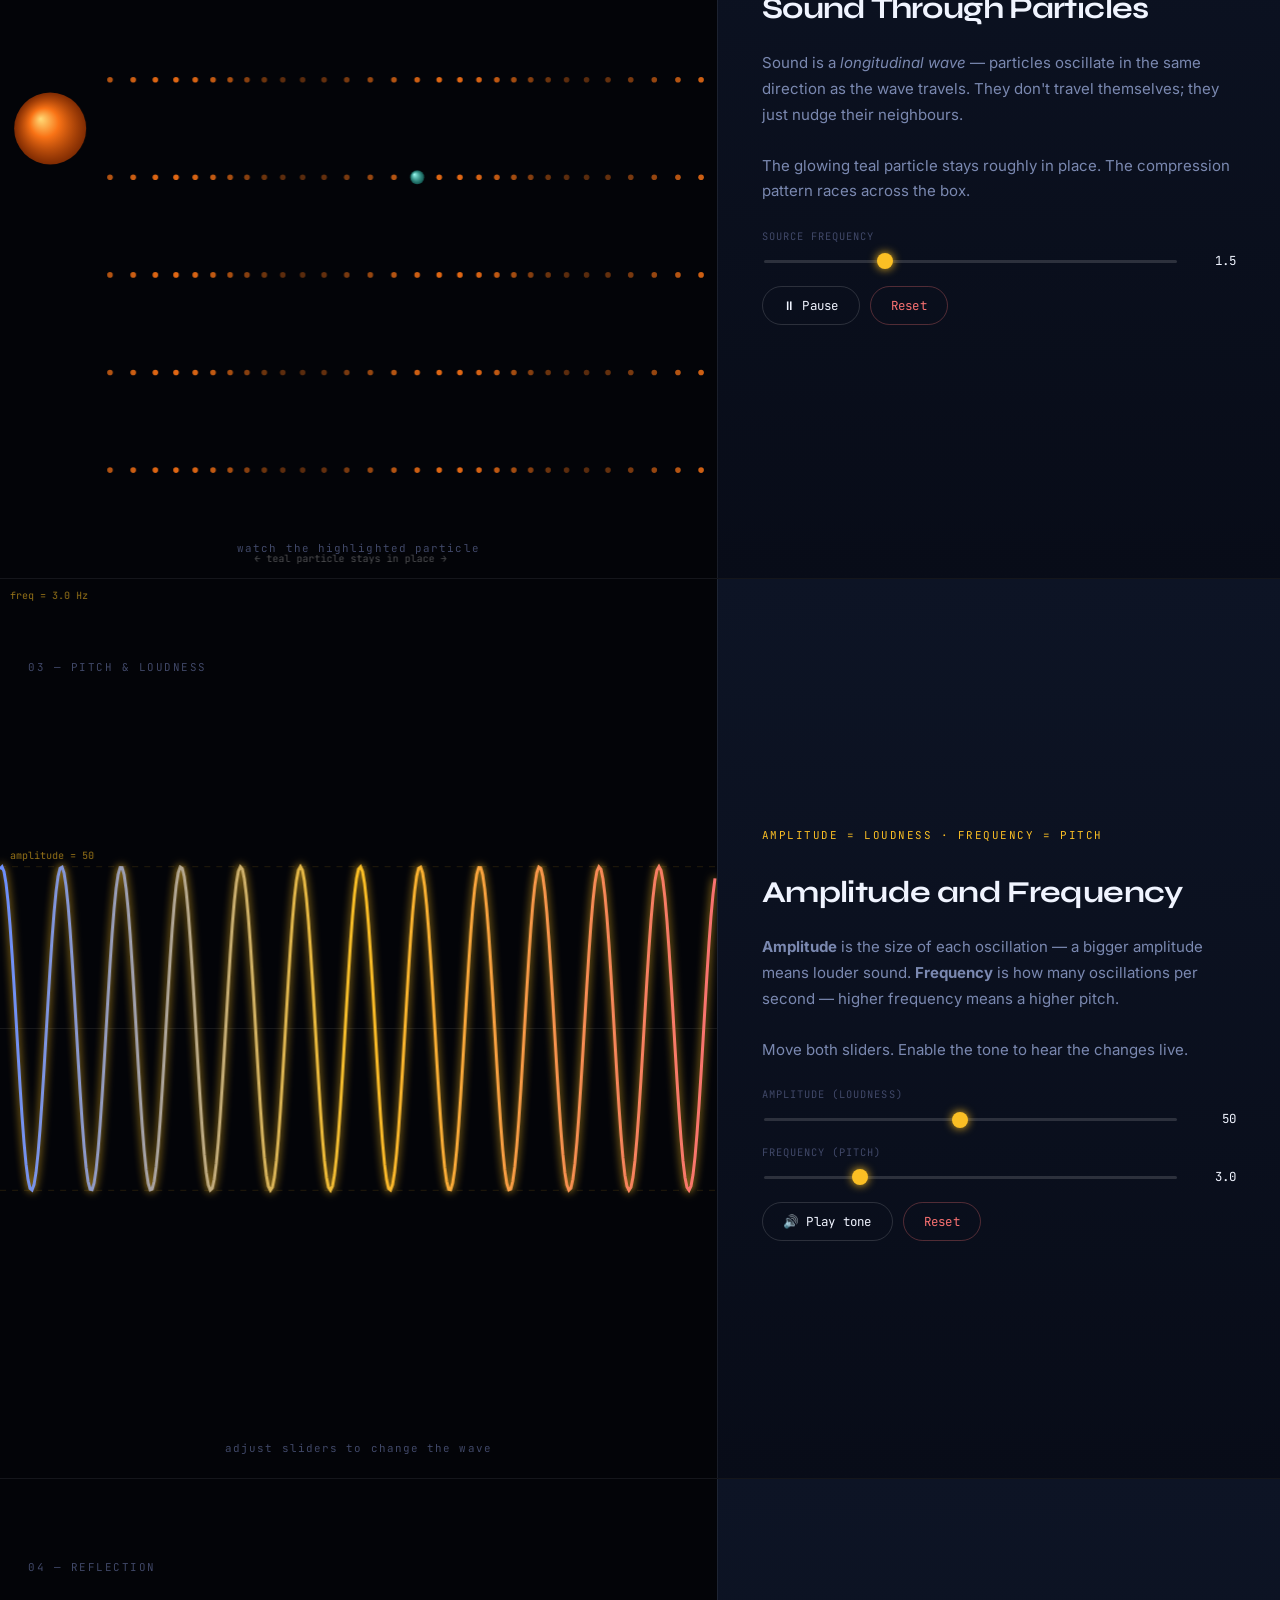
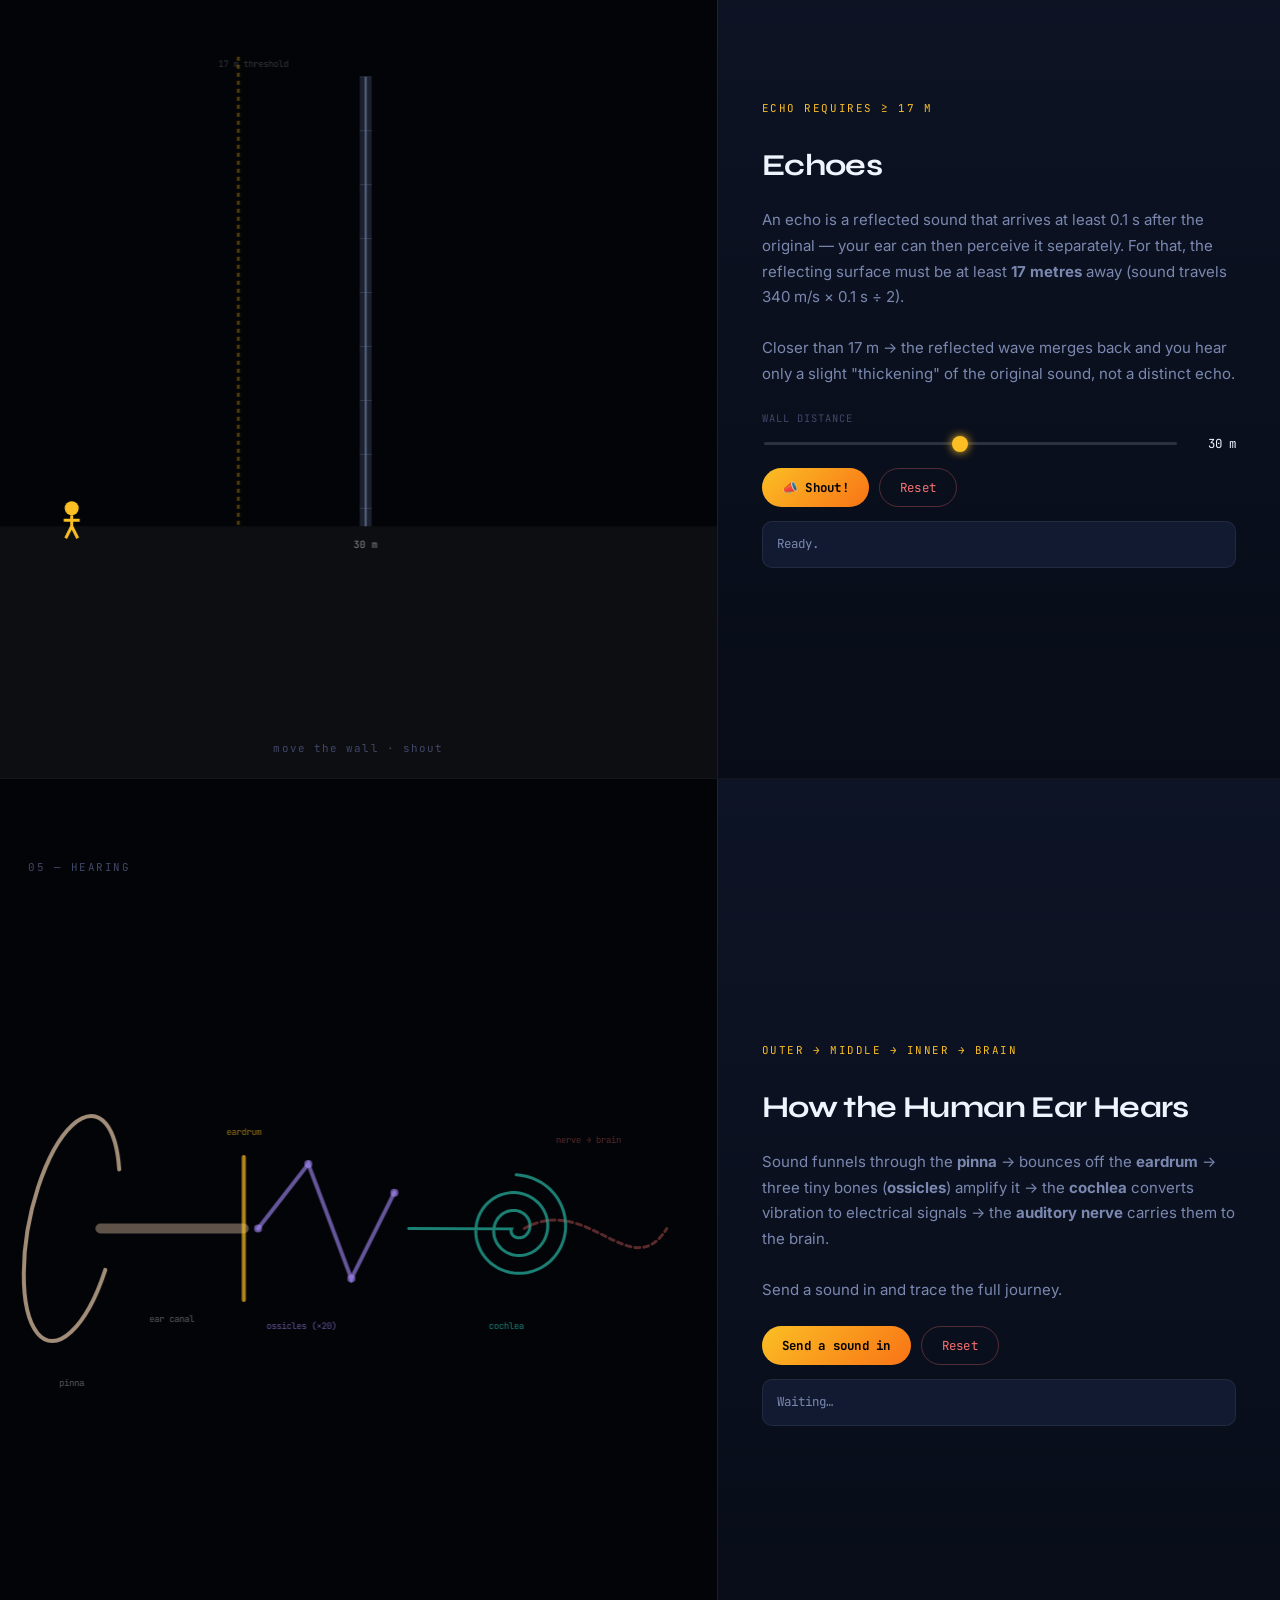
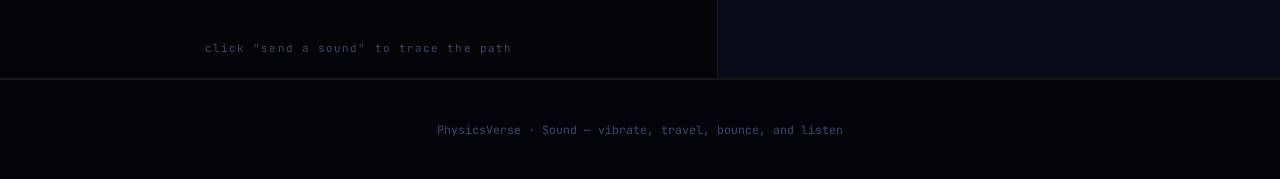
<file: sound.html>
<!DOCTYPE html>
<html lang="en">
<head>
<meta charset="UTF-8">
<meta name="viewport" content="width=device-width, initial-scale=1.0">
<title>Sound · PhysicsVerse</title>
<link rel="preconnect" href="https://fonts.googleapis.com">
<link href="https://fonts.googleapis.com/css2?family=Syne:wght@700;800&family=Inter:wght@400;500&family=JetBrains+Mono:wght@400;500&display=swap" rel="stylesheet">
<link rel="stylesheet" href="styles.css">
<style>
.topic-hero { background: radial-gradient(ellipse at 0% 0%, rgba(251,191,36,0.1), transparent 55%); }
.topic-hero .eyebrow { color: var(--gold); }
.sim-panel .eyebrow { color: var(--gold); }
.btn-primary { background: linear-gradient(135deg, var(--gold), #f97316); color: #000; }
.btn-primary:hover { color: #000; }
input[type="range"]::-webkit-slider-thumb { background: var(--gold); box-shadow: 0 0 10px var(--gold); }
</style>
</head>
<body>

<header class="nav">
  <span class="nav-brand">PhysicsVerse</span>
  <nav class="nav-links">
    <a href="index.html">Home</a>
    <a href="gravitation.html">Gravitation</a>
    <a href="sound.html" class="active">Sound</a>
  </nav>
</header>

<div class="topic-hero">
  <p class="eyebrow">Topic 02 · Sound</p>
  <h1>Vibration made visible.</h1>
  <p>Sound is nothing but matter oscillating. Strike something — it pushes air molecules, which push the next ones, which eventually push your eardrum. No matter, no sound. Interact with each demo below.</p>
</div>

<!-- ══ SIM 1: Vibrating tuning fork ══ -->
<section class="sim-section">
  <span class="sim-label">01 — Source of Sound</span>
  <div class="sim-split">
    <div class="sim-stage" id="stage-vib">
      <canvas id="c-vib"></canvas>
      <div class="stage-hint">click anywhere to strike</div>
    </div>
    <div class="sim-panel">
      <p class="eyebrow">Vibration → Sound</p>
      <h2>Vibrating Objects Produce Sound</h2>
      <p class="desc">Every sound begins with something moving back and forth. A tuning fork's prongs vibrate hundreds of times per second, pushing and pulling the air around them into a wave.<br><br>Strike it and watch the wave fronts spread outward. The wave dies away as the fork loses energy.</p>
      <div class="controls">
        <div class="btn-row">
          <button class="btn btn-primary" id="vib-strike">Strike the fork</button>
          <button class="btn" id="vib-reset">Reset</button>
        </div>
        <div class="readout" id="vib-readout"><span id="vib-status">Waiting for a strike…</span></div>
      </div>
    </div>
  </div>
</section>

<!-- ══ SIM 2: Particle propagation ══ -->
<section class="sim-section">
  <span class="sim-label">02 — Propagation</span>
  <div class="sim-split">
    <div class="sim-stage">
      <canvas id="c-prop"></canvas>
      <div class="stage-hint">watch the highlighted particle</div>
    </div>
    <div class="sim-panel">
      <p class="eyebrow">Compression Waves</p>
      <h2>Sound Through Particles</h2>
      <p class="desc">Sound is a <em>longitudinal wave</em> — particles oscillate in the same direction as the wave travels. They don't travel themselves; they just nudge their neighbours.<br><br>The glowing teal particle stays roughly in place. The compression pattern races across the box.</p>
      <div class="controls">
        <div>
          <span class="ctrl-label">Source frequency</span>
          <div class="ctrl-row">
            <input type="range" id="prop-freq" min=".5" max="4" step=".1" value="1.5">
            <span class="ctrl-val" id="prop-freq-v">1.5</span>
          </div>
        </div>
        <div class="btn-row">
          <button class="btn" id="prop-pause">⏸ Pause</button>
          <button class="btn" id="prop-reset">Reset</button>
        </div>
      </div>
    </div>
  </div>
</section>

<!-- ══ SIM 3: Amplitude / Frequency ══ -->
<section class="sim-section">
  <span class="sim-label">03 — Pitch &amp; Loudness</span>
  <div class="sim-split">
    <div class="sim-stage">
      <canvas id="c-wave"></canvas>
      <div class="stage-hint">adjust sliders to change the wave</div>
    </div>
    <div class="sim-panel">
      <p class="eyebrow">Amplitude = Loudness · Frequency = Pitch</p>
      <h2>Amplitude and Frequency</h2>
      <p class="desc"><strong>Amplitude</strong> is the size of each oscillation — a bigger amplitude means louder sound. <strong>Frequency</strong> is how many oscillations per second — higher frequency means a higher pitch.<br><br>Move both sliders. Enable the tone to hear the changes live.</p>
      <div class="controls">
        <div>
          <span class="ctrl-label">Amplitude (loudness)</span>
          <div class="ctrl-row">
            <input type="range" id="amp" min="5" max="100" value="50">
            <span class="ctrl-val" id="amp-v">50</span>
          </div>
        </div>
        <div>
          <span class="ctrl-label">Frequency (pitch)</span>
          <div class="ctrl-row">
            <input type="range" id="freq" min="1" max="10" step=".1" value="3">
            <span class="ctrl-val" id="freq-v">3.0</span>
          </div>
        </div>
        <div class="btn-row">
          <button class="btn" id="wave-play">🔊 Play tone</button>
          <button class="btn" id="wave-reset">Reset</button>
        </div>
      </div>
    </div>
  </div>
</section>

<!-- ══ SIM 4: Echo ══ -->
<section class="sim-section">
  <span class="sim-label">04 — Reflection</span>
  <div class="sim-split">
    <div class="sim-stage">
      <canvas id="c-echo"></canvas>
      <div class="stage-hint">move the wall · shout</div>
    </div>
    <div class="sim-panel">
      <p class="eyebrow">Echo requires ≥ 17 m</p>
      <h2>Echoes</h2>
      <p class="desc">An echo is a reflected sound that arrives at least 0.1 s after the original — your ear can then perceive it separately. For that, the reflecting surface must be at least <strong>17 metres</strong> away (sound travels 340 m/s × 0.1 s ÷ 2).<br><br>Closer than 17 m → the reflected wave merges back and you hear only a slight "thickening" of the original sound, not a distinct echo.</p>
      <div class="controls">
        <div>
          <span class="ctrl-label">Wall distance</span>
          <div class="ctrl-row">
            <input type="range" id="echo-dist" min="3" max="60" value="30">
            <span class="ctrl-val" id="echo-dist-v">30 m</span>
          </div>
        </div>
        <div class="btn-row">
          <button class="btn btn-primary" id="echo-shout">📣 Shout!</button>
          <button class="btn" id="echo-reset">Reset</button>
        </div>
        <div class="readout"><span id="echo-status">Ready.</span></div>
      </div>
    </div>
  </div>
</section>

<!-- ══ SIM 5: Human ear ══ -->
<section class="sim-section">
  <span class="sim-label">05 — Hearing</span>
  <div class="sim-split">
    <div class="sim-stage">
      <canvas id="c-ear"></canvas>
      <div class="stage-hint">click "send a sound" to trace the path</div>
    </div>
    <div class="sim-panel">
      <p class="eyebrow">Outer → Middle → Inner → Brain</p>
      <h2>How the Human Ear Hears</h2>
      <p class="desc">Sound funnels through the <strong>pinna</strong> → bounces off the <strong>eardrum</strong> → three tiny bones (<strong>ossicles</strong>) amplify it → the <strong>cochlea</strong> converts vibration to electrical signals → the <strong>auditory nerve</strong> carries them to the brain.<br><br>Send a sound in and trace the full journey.</p>
      <div class="controls">
        <div class="btn-row">
          <button class="btn btn-primary" id="ear-send">Send a sound in</button>
          <button class="btn" id="ear-reset">Reset</button>
        </div>
        <div class="readout"><span id="ear-status">Waiting…</span></div>
      </div>
    </div>
  </div>
</section>

<footer>PhysicsVerse · Sound — vibrate, travel, bounce, and listen</footer>

<script src="sound.js"></script>
</body>
</html>
</file>
<file: styles.css>
/* ============================================================
   PhysicsVerse — Cosmic Design System
   ============================================================ */

:root {
  --void:        #03040a;
  --deep:        #080c18;
  --panel:       #0d1425;
  --panel2:      #111a30;
  --border:      rgba(255,255,255,0.07);
  --border-hi:   rgba(255,255,255,0.14);

  --text:        #f0f4ff;
  --muted:       #7a88b0;
  --faint:       #404868;

  --aurora1:     #6c8fff;
  --aurora2:     #a78bfa;
  --gold:        #fbbf24;
  --teal:        #2dd4bf;
  --coral:       #f87171;

  --font-display: 'Syne', sans-serif;
  --font-body:    'Inter', sans-serif;
  --font-mono:    'JetBrains Mono', monospace;

  --nav-h: 62px;
  --radius: 18px;
  --radius-sm: 10px;
}

*, *::before, *::after { box-sizing: border-box; }

html { scroll-behavior: smooth; }

body {
  margin: 0;
  background: var(--void);
  color: var(--text);
  font-family: var(--font-body);
  line-height: 1.65;
  -webkit-font-smoothing: antialiased;
  overflow-x: hidden;
}

h1,h2,h3,h4 {
  font-family: var(--font-display);
  font-weight: 700;
  margin: 0;
  letter-spacing: -0.02em;
}

p { margin: 0; }
a { color: inherit; text-decoration: none; }
button { font-family: inherit; cursor: pointer; }
canvas { display: block; }

::selection { background: var(--aurora1); color: var(--void); }
:focus-visible { outline: 2px solid var(--teal); outline-offset: 3px; border-radius: 4px; }

/* ---- Nav ---- */
.nav {
  position: fixed;
  top: 0; left: 0; right: 0;
  height: var(--nav-h);
  z-index: 100;
  display: flex;
  align-items: center;
  justify-content: space-between;
  padding: 0 36px;
  background: rgba(3,4,10,0.7);
  backdrop-filter: blur(16px);
  border-bottom: 1px solid var(--border);
}

.nav-brand {
  font-family: var(--font-display);
  font-size: 1.2rem;
  font-weight: 800;
  letter-spacing: -0.03em;
  background: linear-gradient(90deg, var(--aurora1), var(--aurora2), var(--gold));
  -webkit-background-clip: text;
  background-clip: text;
  color: transparent;
}

.nav-links {
  display: flex;
  gap: 4px;
}

.nav-links a {
  font-family: var(--font-mono);
  font-size: 0.78rem;
  padding: 7px 16px;
  border-radius: 999px;
  color: var(--muted);
  transition: color .2s, background .2s;
  border: 1px solid transparent;
}
.nav-links a:hover { color: var(--text); border-color: var(--border-hi); }
.nav-links a.active {
  color: var(--void);
  background: linear-gradient(135deg, var(--aurora1), var(--aurora2));
  border-color: transparent;
}

/* ---- Sim section: HALF PAGE ---- */
.sim-section {
  min-height: 100vh;
  display: flex;
  flex-direction: column;
  border-bottom: 1px solid var(--border);
  position: relative;
}

.sim-label {
  position: absolute;
  top: calc(var(--nav-h) + 18px);
  left: 28px;
  font-family: var(--font-mono);
  font-size: 0.68rem;
  letter-spacing: 0.14em;
  text-transform: uppercase;
  color: var(--faint);
  z-index: 10;
}

.sim-split {
  display: grid;
  grid-template-columns: 56% 44%;
  flex: 1;
  min-height: calc(100vh - var(--nav-h));
}

@media (max-width: 900px) {
  .sim-split { grid-template-columns: 1fr; }
}

/* LEFT: 3D canvas stage */
.sim-stage {
  position: relative;
  background: var(--void);
  overflow: hidden;
  cursor: grab;
  user-select: none;
}
.sim-stage:active { cursor: grabbing; }
.sim-stage canvas {
  width: 100% !important;
  height: 100% !important;
  position: absolute;
  inset: 0;
}
.stage-hint {
  position: absolute;
  bottom: 20px;
  left: 50%;
  transform: translateX(-50%);
  font-family: var(--font-mono);
  font-size: 0.68rem;
  color: var(--faint);
  letter-spacing: 0.1em;
  pointer-events: none;
  white-space: nowrap;
}

/* RIGHT: info panel */
.sim-panel {
  display: flex;
  flex-direction: column;
  justify-content: center;
  padding: 56px 44px 44px 44px;
  background: linear-gradient(180deg, var(--panel), var(--deep));
  border-left: 1px solid var(--border);
  gap: 24px;
  overflow-y: auto;
}

.sim-panel .eyebrow {
  font-family: var(--font-mono);
  font-size: 0.68rem;
  letter-spacing: 0.14em;
  text-transform: uppercase;
}

.sim-panel h2 {
  font-size: clamp(1.4rem, 2.4vw, 1.9rem);
  line-height: 1.15;
  margin: 6px 0 0;
}

.sim-panel .desc {
  color: var(--muted);
  font-size: 0.94rem;
  line-height: 1.7;
}

/* Controls */
.controls { display: flex; flex-direction: column; gap: 14px; }

.ctrl-label {
  display: block;
  font-family: var(--font-mono);
  font-size: 0.65rem;
  letter-spacing: 0.1em;
  text-transform: uppercase;
  color: var(--faint);
  margin-bottom: 6px;
}

.ctrl-row {
  display: flex;
  align-items: center;
  gap: 12px;
}

input[type="range"] {
  flex: 1;
  height: 3px;
  appearance: none;
  background: var(--border-hi);
  border-radius: 99px;
  outline: none;
}
input[type="range"]::-webkit-slider-thumb {
  appearance: none;
  width: 16px; height: 16px;
  border-radius: 50%;
  background: var(--aurora1);
  box-shadow: 0 0 10px var(--aurora1);
  cursor: pointer;
  transition: transform .15s;
}
input[type="range"]::-webkit-slider-thumb:active { transform: scale(1.3); }

.ctrl-val {
  font-family: var(--font-mono);
  font-size: 0.78rem;
  color: var(--text);
  min-width: 3.6em;
  text-align: right;
}

/* Buttons */
.btn {
  font-family: var(--font-mono);
  font-size: 0.78rem;
  letter-spacing: 0.02em;
  padding: 10px 20px;
  border-radius: 999px;
  border: 1px solid var(--border-hi);
  background: transparent;
  color: var(--text);
  transition: all .18s;
}
.btn:hover { border-color: var(--aurora1); color: var(--aurora1); }
.btn:active { transform: scale(0.96); }

.btn-primary {
  background: linear-gradient(135deg, var(--aurora1), var(--aurora2));
  color: var(--void);
  border: none;
  font-weight: 700;
}
.btn-primary:hover { opacity: 0.85; color: var(--void); }

.btn-row { display: flex; gap: 10px; flex-wrap: wrap; }

/* Readout */
.readout {
  font-family: var(--font-mono);
  font-size: 0.78rem;
  color: var(--muted);
  display: flex;
  gap: 16px;
  flex-wrap: wrap;
  padding: 12px 14px;
  background: var(--panel2);
  border-radius: var(--radius-sm);
  border: 1px solid var(--border);
}
.readout b { color: var(--text); }

/* Bonus badge */
.bonus-badge {
  display: inline-block;
  font-family: var(--font-mono);
  font-size: 0.65rem;
  letter-spacing: 0.12em;
  text-transform: uppercase;
  color: var(--void);
  background: linear-gradient(90deg, var(--teal), var(--aurora1));
  padding: 4px 12px;
  border-radius: 999px;
}

.btn-reset, .btn[id*="reset"] {
  color: var(--coral);
  border-color: rgba(248,113,113,0.3);
}
.btn-reset:hover, .btn[id*="reset"]:hover {
  border-color: var(--coral);
  color: var(--coral);
  background: rgba(248,113,113,0.08);
}

/* Hero */
.hero {
  position: relative;
  height: 100vh;
  display: flex;
  flex-direction: column;
  justify-content: flex-end;
  overflow: hidden;
}

.hero canvas#hero-bg {
  position: absolute;
  inset: 0;
  width: 100%;
  height: 100%;
}

.hero-content {
  position: relative;
  z-index: 2;
  padding: 0 52px 72px;
  max-width: 700px;
}

.hero-eyebrow {
  font-family: var(--font-mono);
  font-size: 0.72rem;
  letter-spacing: 0.2em;
  text-transform: uppercase;
  color: var(--aurora1);
  margin-bottom: 18px;
}

.hero h1 {
  font-size: clamp(2.8rem, 6vw, 5rem);
  line-height: 0.98;
  margin-bottom: 22px;
}

.hero h1 .gradient {
  background: linear-gradient(90deg, var(--aurora1) 0%, var(--aurora2) 25%, var(--gold) 50%, var(--teal) 75%, var(--aurora1) 100%);
  background-size: 300% auto;
  -webkit-background-clip: text;
  background-clip: text;
  color: transparent;
  animation: gradient-flow 6s linear infinite;
}
@keyframes gradient-flow {
  0% { background-position: 0% center; }
  100% { background-position: 300% center; }
}

.hero p {
  font-size: 1.05rem;
  color: var(--muted);
  max-width: 480px;
  margin-bottom: 36px;
}

.topic-cards {
  display: flex;
  gap: 14px;
  flex-wrap: wrap;
}

.topic-card {
  display: flex;
  align-items: center;
  gap: 12px;
  padding: 14px 22px;
  border-radius: 999px;
  border: 1px solid var(--border-hi);
  background: rgba(255,255,255,0.04);
  backdrop-filter: blur(12px);
  transition: all .22s;
  font-family: var(--font-display);
  font-size: 0.95rem;
  font-weight: 700;
}
.topic-card:hover { background: rgba(255,255,255,0.09); transform: translateY(-2px); }
.topic-card .dot { width: 8px; height: 8px; border-radius: 50%; }
.topic-card.g .dot { background: var(--aurora1); box-shadow: 0 0 10px var(--aurora1); }
.topic-card.s .dot { background: var(--gold); box-shadow: 0 0 10px var(--gold); }

/* Topic hero banner */
.topic-hero {
  padding: calc(var(--nav-h) + 56px) 52px 52px;
  border-bottom: 1px solid var(--border);
  background: radial-gradient(ellipse at 0% 0%, rgba(108,143,255,0.12), transparent 55%);
  position: relative;
  overflow: hidden;
}
.topic-hero::after {
  content: '';
  position: absolute;
  inset: 0;
  background: url("data:image/svg+xml,%3Csvg width='40' height='40' xmlns='http://www.w3.org/2000/svg'%3E%3Ccircle cx='1' cy='1' r='0.7' fill='rgba(255,255,255,0.06)'/%3E%3C/svg%3E");
  pointer-events: none;
}
.topic-hero .eyebrow {
  font-family: var(--font-mono);
  font-size: 0.68rem;
  letter-spacing: 0.16em;
  text-transform: uppercase;
  margin-bottom: 12px;
}
.topic-hero h1 {
  font-size: clamp(2rem, 4vw, 3.2rem);
  margin-bottom: 14px;
}
.topic-hero p {
  color: var(--muted);
  font-size: 1rem;
  max-width: 600px;
}

footer {
  padding: 40px 52px;
  border-top: 1px solid var(--border);
  font-family: var(--font-mono);
  font-size: 0.72rem;
  color: var(--faint);
  text-align: center;
}
</file>
